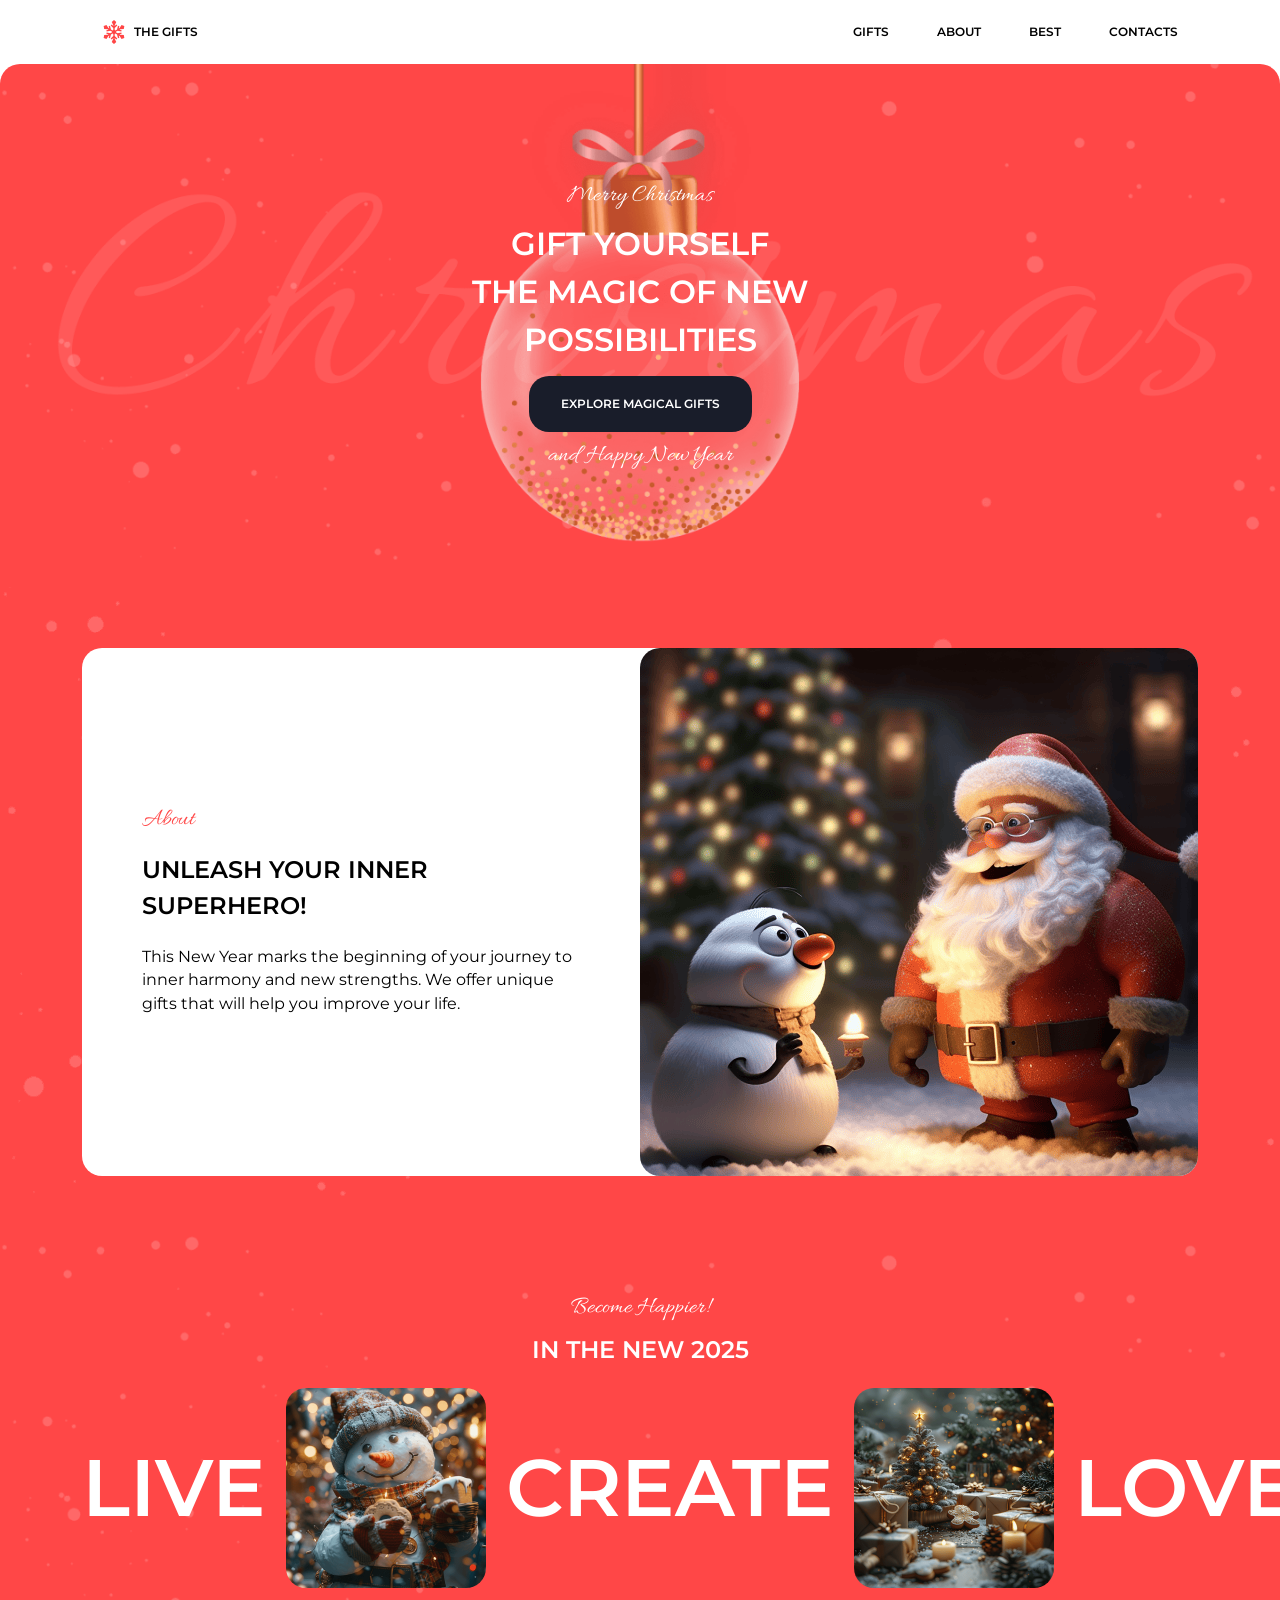
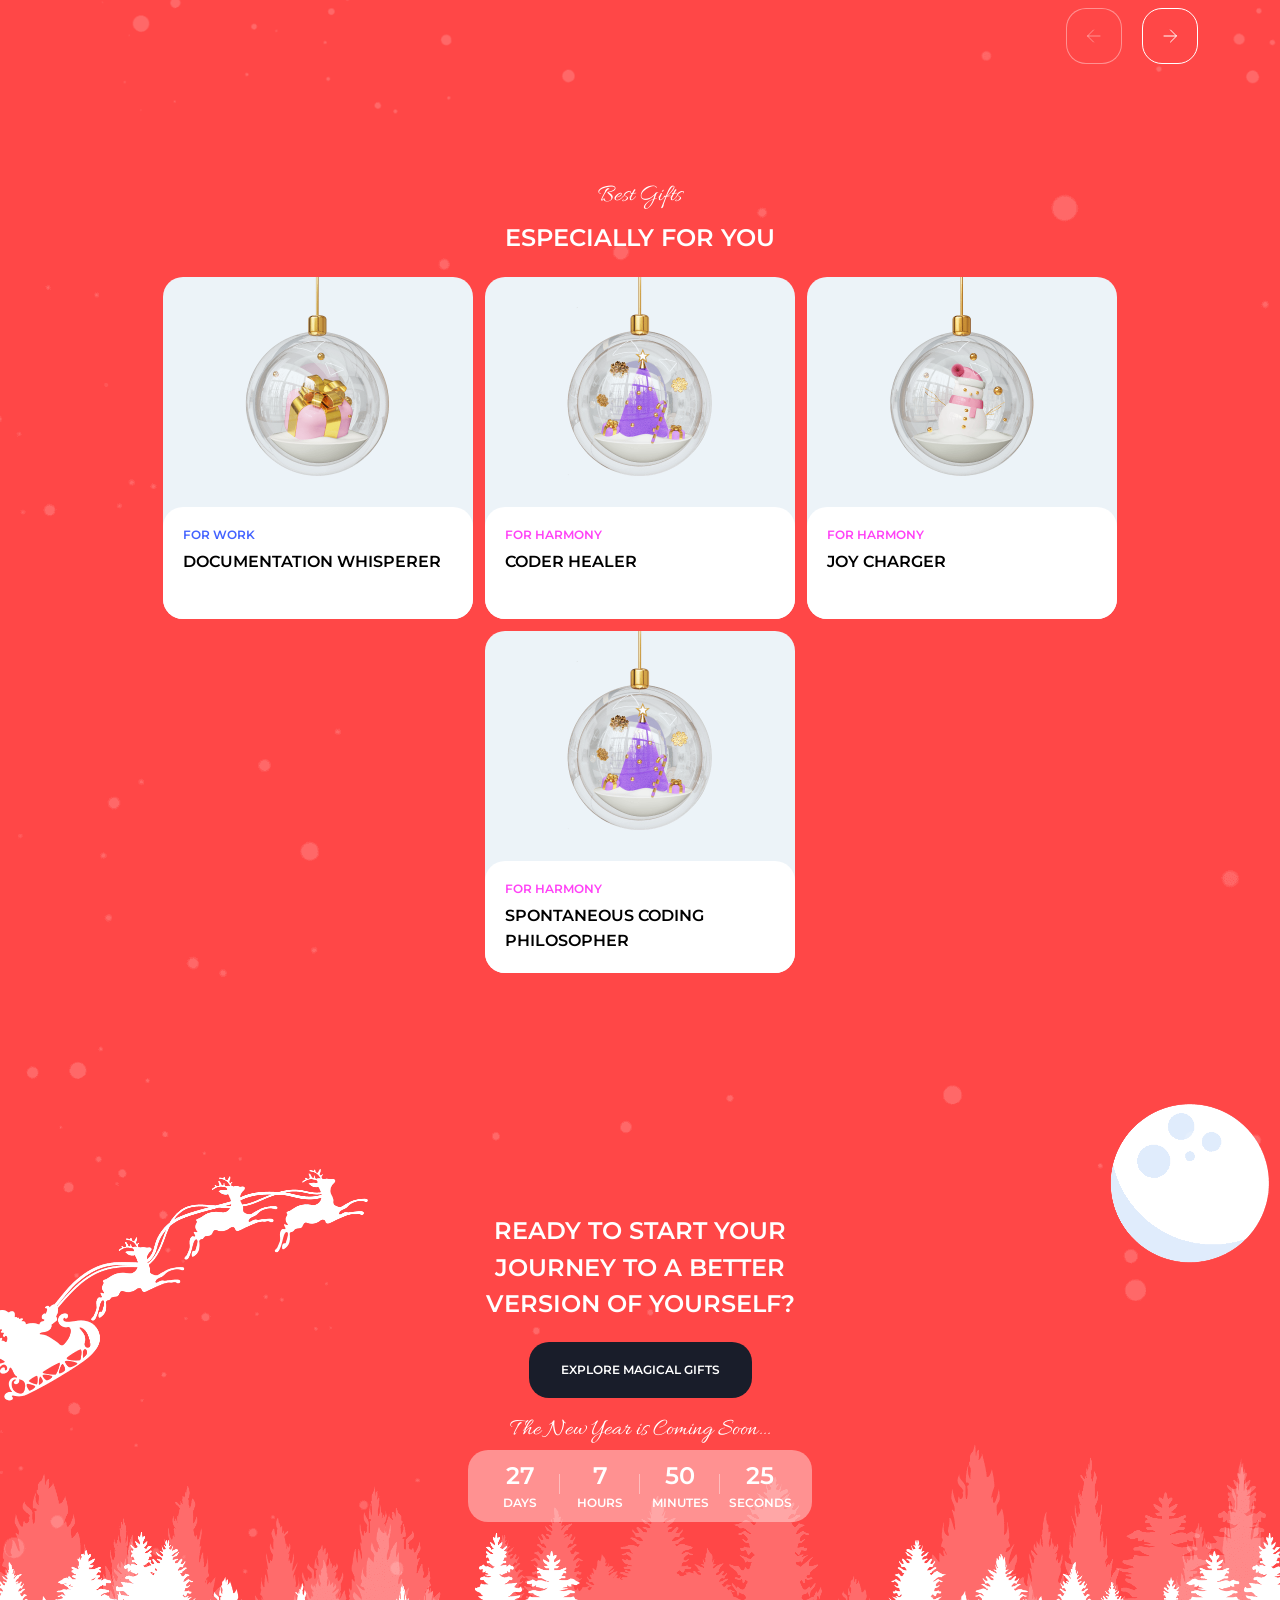
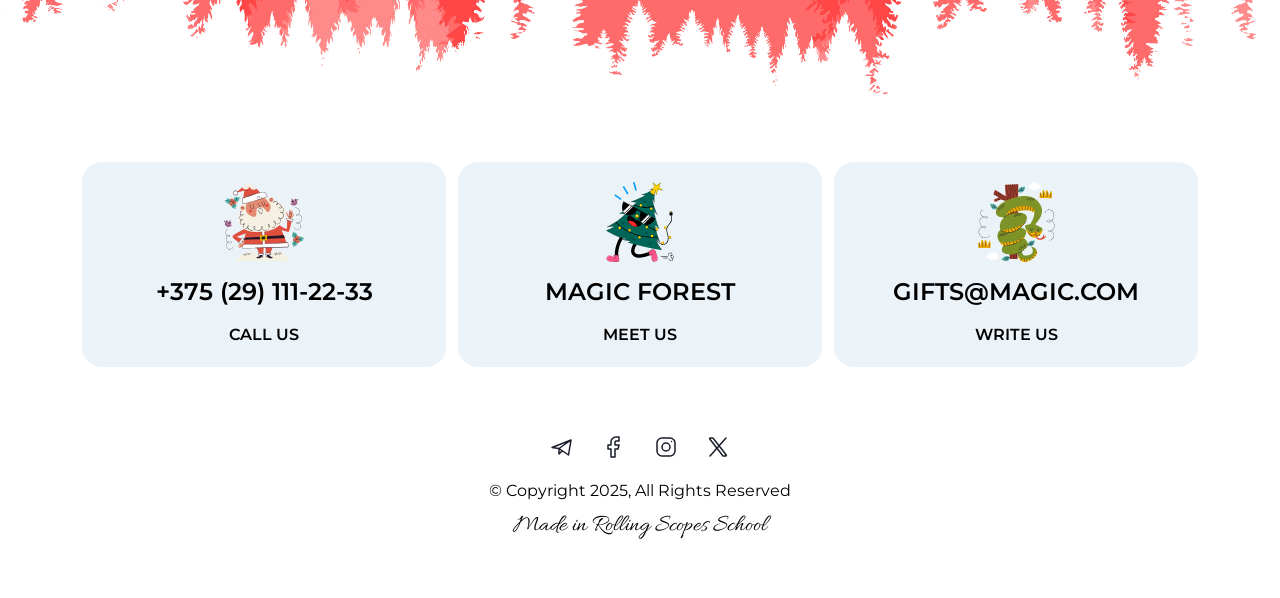
<file: christmas-shop/index.html>
<!DOCTYPE html>
<html lang="en">
  <head>
    <meta charset="UTF-8">
    <meta name="viewport" content="width=device-width, initial-scale=1.0">
    <title>Christmas Shop</title> 
    <link rel="icon" href="./assets/icons/snowflake.svg">
    <link rel="stylesheet" href="./css/main.css">
  </head>
  <body>
    <header class="header">
      <div class="container header__container">
        <div class="logo">
          <a class="logo__link" href="./index.html">
            <img class="logo__img" src="./assets/icons/snowflake.svg" alt="logo">
            <span class="logo__store-name action-small">the gifts</span>
          </a>
        </div>
        <nav class="header__nav nav">
          <ul class="nav__list action-small">
            <li class="nav__elem"><a class="nav__link" href="./gifts.html">gifts</a></li>
            <li class="nav__elem"><a class="nav__link" href="#about">about</a></li>
            <li class="nav__elem"><a class="nav__link" href="#best">best</a></li>
            <li class="nav__elem"><a class="nav__link" href="#contacts">contacts</a></li>  
          </ul>    
        </nav>
        <button class="burger-menu">
          <span class="burger-menu__item"></span>
        </button> 
      </div>
    </header>
    <div class="drawer">
      <nav class="drawer-nav nav">
          <ul class="drawer-nav__list action-large">
            <li class="nav__elem"><a class="nav__link" href="./gifts.html">gifts</a></li>
            <li class="nav__elem"><a class="nav__link" href="#about">about</a></li>
            <li class="nav__elem"><a class="nav__link" href="#best">best</a></li>
            <li class="nav__elem"><a class="nav__link" href="#contacts">contacts</a></li>  
          </ul>    
        </nav>
    </div>
    <main class="main">
      <section class="hero-section">
        <div class="container">
          <div class="hero-section__content">
            <p class="new-year-greeting caption">Merry Christmas</p>
            <h1 class="hero-section__header main-header">Gift yourself<br>the magic of new<br>possibilities</h1>
            <a class="hero-section__button link-button" href="./gifts.html">Explore Magical Gifts</a>
            <p class="new-year-greeting caption">and Happy New Year</p>
          </div>
        </div>    
      </section>
      <section class="about-section" id="about">
        <div class="container">
          <div class="about-section__content">
            <div class="about-section__about">
              <span class="about-section__small-title caption">About</span>
              <h2 class="about-section__title secondary-header">Unleash your inner superhero!</h2>
              <p class="about-section__description paragraph">
                This New Year marks the beginning of your journey to inner harmony and new strengths. 
                We offer unique gifts that will help you improve your life.
              </p>
            </div>
            <div class="about-section__img-container">
              <img class="about-section__img" src="./assets/imgs/santa.png" alt="santa">      
            </div>
          </div>  
        </div>      
      </section> 
      <section class="slider-section">
        <div class="container slider-section__container">
          <h2 class="slider-section__title"><span class="caption">Become Happier!</span><span class="secondary-header">in the new 2025</span></h2>
          <div class="slider-section__slider-container"> 
            <ul class="slider" style="right:0;">
              <li class="slider__slide slider-title">Live</li>
              <li class="slider__slide">
                <img class="slider__img" src="./assets/imgs/slider/snowman.png" alt="snowman">
              </li>
              <li class="slider__slide slider-title">create</li>
              <li class="slider__slide">
                <img class="slider__img" src="./assets/imgs/slider/christmas-trees.png" alt="christmas-trees">
              </li>
              <li class="slider__slide slider-title">Love</li>
              <li class="slider__slide">
                <img class="slider__img" src="./assets/imgs/slider/christmas-tree-ball.png" alt="christmas-tree-ball">
              </li>
              <li class="slider__slide slider-title">dream</li>
              <li class="slider__slide">
                <img class="slider__img" src="./assets/imgs/slider/fairytale-house.png" alt="fairytale-house">
              </li> 
            </ul>
          </div>   
          <div class="slider-buttons">
            <button class="slider-button arrow-right slider-button--inactive">
              <svg class="slider-button__icon" xmlns="http://www.w3.org/2000/svg" width="24" height="24" viewBox="0 0 24 24" fill="none">
                <path d="M6 12H18.5M12.5 18L18.5 12L12.5 6" stroke="currentColor" stroke-linecap="round" stroke-linejoin="round"/>
              </svg> 
            </button>
            <button class="slider-button">
              <svg class="slider-button__icon" xmlns="http://www.w3.org/2000/svg" width="24" height="24" viewBox="0 0 24 24" fill="none">
                <path d="M6 12H18.5M12.5 18L18.5 12L12.5 6" stroke="currentColor" stroke-linecap="round" stroke-linejoin="round"/>
              </svg> 
            </button>
          </div>
        </div>
      </section> 
      <section class="gifts-section" id="best">
        <div class="container gifts-section__container">
         <h2 class="gifts-section__title"><span class="caption">Best Gifts</span><span class="secondary-header">especially for you</span></h2> 
         <ul class="gifts">
          
         </ul>  
        </div>
      </section> 
      <section class="cta-section">
        <div class="container cta-section__container">
          <div class="cta-section__content">
            <h2 class="cta-section__title secondary-header">Ready to start your<br>journey to a better<br>version of yourself?</h2> 
            <a class="cta-section__link link-button" href="./gifts.html">Explore Magical Gifts</a> 
            <figure class="cta-section__timer timer">
              <figcaption class="cta-section__title caption">The New Year is Coming Soon...</figcaption>
              <ul class="timer-unit">
                <li class="timer-unit__elem timer-unit__days">
                  <span class="timer-unit__numbers secondary-header">47</span>
                  <span class="timer-unit__label">days</span>
                </li>
                <li class="timer-unit__elem timer-unit__hours">
                  <span class="timer-unit__numbers secondary-header">5</span>
                  <span class="timer-unit__label">hours</span>
                </li>
                <li class="timer-unit__elem timer-unit__minutes">
                  <span class="timer-unit__numbers secondary-header">34</span>
                  <span class="timer-unit__label">minutes</span>
                </li>
                <li class="timer-unit__elem timer-unit__seconds">
                  <span class="timer-unit__numbers secondary-header">12</span>
                  <span class="timer-unit__label">seconds</span>
                </li>
              </ul>
            </figure>
          </div>     
        </div>
      </section>  
    </main>  
    <footer class="footer" id="contacts">
      <div class="container footer__container">
        <ul class="contacts">
          <li class="contact">
            <a class="contact__link" href="tel:+375291112233">
              <img class="contact__icon" src="./assets/icons/contacts/santa-claus.svg" alt="santa-claus">
              <div class="contact__address address">
                <span class="address__elem">+375 (29) 111-22-33</span>
                <span class="header-3">Call Us</span>
              </div>
            </a>    
          </li>
          <li class="contact">
            <a class="contact__link" href="https://maps.app.goo.gl/vfKEPHuCSLpp8NDL6" target="_blank">
              <img class="contact__icon" src="./assets/icons/contacts/christmas-tree.svg" alt="christmas-tree">
              <div class="contact__address address">
                <span class="address__elem">Magic forest</span>
                <span class="header-3">meet us</span>     
              </div>
            </a>
          </li>
          <li class="contact">
            <a class="contact__link" href="mailto:gifts@magic.com">
              <img class="contact__icon" src="./assets/icons/contacts/snake.svg" alt="snake">
              <div class="contact__address address">
                <span class="address__elem">gifts@magic.com</span>
                <span class="header-3">write us</span>
              </div>
            </a>
          </li>  
        </ul>
        <div class="footer__container2">
          <ul class="socials">
            <li class="social">
              <a class="social__link" href="">
                <svg class="social__img" xmlns="http://www.w3.org/2000/svg" width="24" height="24" viewBox="0 0 24 24" fill="none">
                  <path d="M9 13.5L18.5 20L21 5L2 12.5L9 13.5ZM21 5L9 13.5M9 13.5V19L12.2488 15.7229" stroke="currentColor" stroke-width="1.5" 
                  stroke-linecap="round" stroke-linejoin="round"/>
                </svg>
              </a>
            </li>
            <li class="social">
              <a class="social__link" href="">
                <svg class="social__img" xmlns="http://www.w3.org/2000/svg" width="24" height="24" viewBox="0 0 24 24" fill="none">
                  <path 
                  d="M17 2H14C12.6739 2 11.4021 2.52678 10.4645 3.46447C9.52678 4.40215 9 5.67392 9 7V10H6V14H9V22H13V14H16L17 10H13V7C13 6.73478 13.1054 6.48043 13.2929 6.29289C13.4804 6.10536 13.7348 6 14 6H17V2Z" 
                  stroke="currentColor" stroke-width="1.5" stroke-linecap="round" stroke-linejoin="round"/>
                </svg>  
              </a>
            </li>
            <li class="social">
              <a class="social__link" href=" ">
                <svg class="social__img" xmlns="http://www.w3.org/2000/svg" width="24" height="24" viewBox="0 0 24 24" fill="none">
                  <path d="M12 16C14.2091 16 16 14.2091 16 12C16 9.79086 14.2091 8 12 8C9.79086 8 8 9.79086 8 12C8 14.2091 9.79086 16 12 16Z" stroke="currentColor" stroke-width="1.5" stroke-linecap="round" 
                  stroke-linejoin="round"/>
                  <path d="M3 16V8C3 5.23858 5.23858 3 8 3H16C18.7614 3 21 5.23858 21 8V16C21 18.7614 18.7614 21 16 21H8C5.23858 21 3 18.7614 3 16Z" stroke="currentColor" stroke-width="1.5"/>
                  <path d="M17.5 6.51L17.51 6.49889" stroke="currentColor" stroke-width="1.5" stroke-linecap="round" stroke-linejoin="round"/>
                </svg>
              </a>
            </li>
            <li class="social">
              <a class="social__link" href="">
                <svg class="social__img" xmlns="http://www.w3.org/2000/svg" width="24" height="24" viewBox="0 0 24 24" fill="none">
                  <path 
                  d="M16.8198 20.7684L3.75317 3.96836C3.44664 3.57425 3.72749 3 4.22678 3H6.70655C6.8917 3 7.06649 3.08548 7.18016 3.23164L20.2468 20.0316C20.5534 20.4258 20.2725 21 19.7732 21H17.2935C17.1083 21 16.9335 20.9145 16.8198 20.7684Z" 
                  stroke="currentColor" stroke-width="1.5"/>
                  <path d="M20 3L4 21" stroke="currentColor" stroke-width="1.5" stroke-linecap="round"/>
                </svg>  
              </a>
            </li>
          </ul>
          <p class="footer__copyright paragraph">© Copyright 2025, All Rights Reserved</p>
          <a class="footer__link caption" href="https://rs.school/ru" target="_blank">Made in Rolling Scopes School</a>
        </div> 
      </div> 
    </footer>
    <div class="backdrop"> 
      <div class="modal-gift"> 
        <div class="close">
          <img class="close__img" src="./assets/icons/close.svg" alt="close">
        </div>
        <div class="modal-gift__backround">
          <div class="modal-gift__img-background"> 
            <img class="modal-gift__img" >
          </div>  
          <div class="modal-gift__text">
            <div class="modal-gift__main-text"> 
              <h4 class="gift__category"></h4>
              <h3 class="gift__title header-3"></h3> 
              <p class="gift__description paragraph"></p> 
            </div>
            <div class="superpowers">
              <h4 class="superpowers__title header-4">Adds superpowers to:</h4>
              <div class="superpowers__content">
                <div class="superpowers__elem paragraph">
                  <span class="superpowers__title">Live</span>
                  <div class="">
                    <span class="superpowers__number"></span> 
                    <div class="snowflake-container"></div>
                  </div> 
                </div>
                <div class="superpowers__elem paragraph">
                  <span class="superpowers__title">Create</span>
                  <div>
                    <span class="superpowers__number"></span>
                    <div class="snowflake-container"></div>  
                  </div>  
                </div>
                <div class="superpowers__elem paragraph">
                  <span class="superpowers__title">Love</span>
                  <div>
                    <span class="superpowers__number"></span>
                    <div class="snowflake-container"></div>
                  </div>   
                </div>
                <div class="superpowers__elem paragraph">
                  <span class="superpowers__title">Dream</span>
                  <div>
                    <span class="superpowers__number"></span>
                    <div class="snowflake-container"></div>
                  </div>  
                </div>
              </div>  
            </div>
          </div>  
        </div>
      </div>
    </div>  
    <script type="module" src="./js/main.js"></script>
  </body>
</html>
</file>
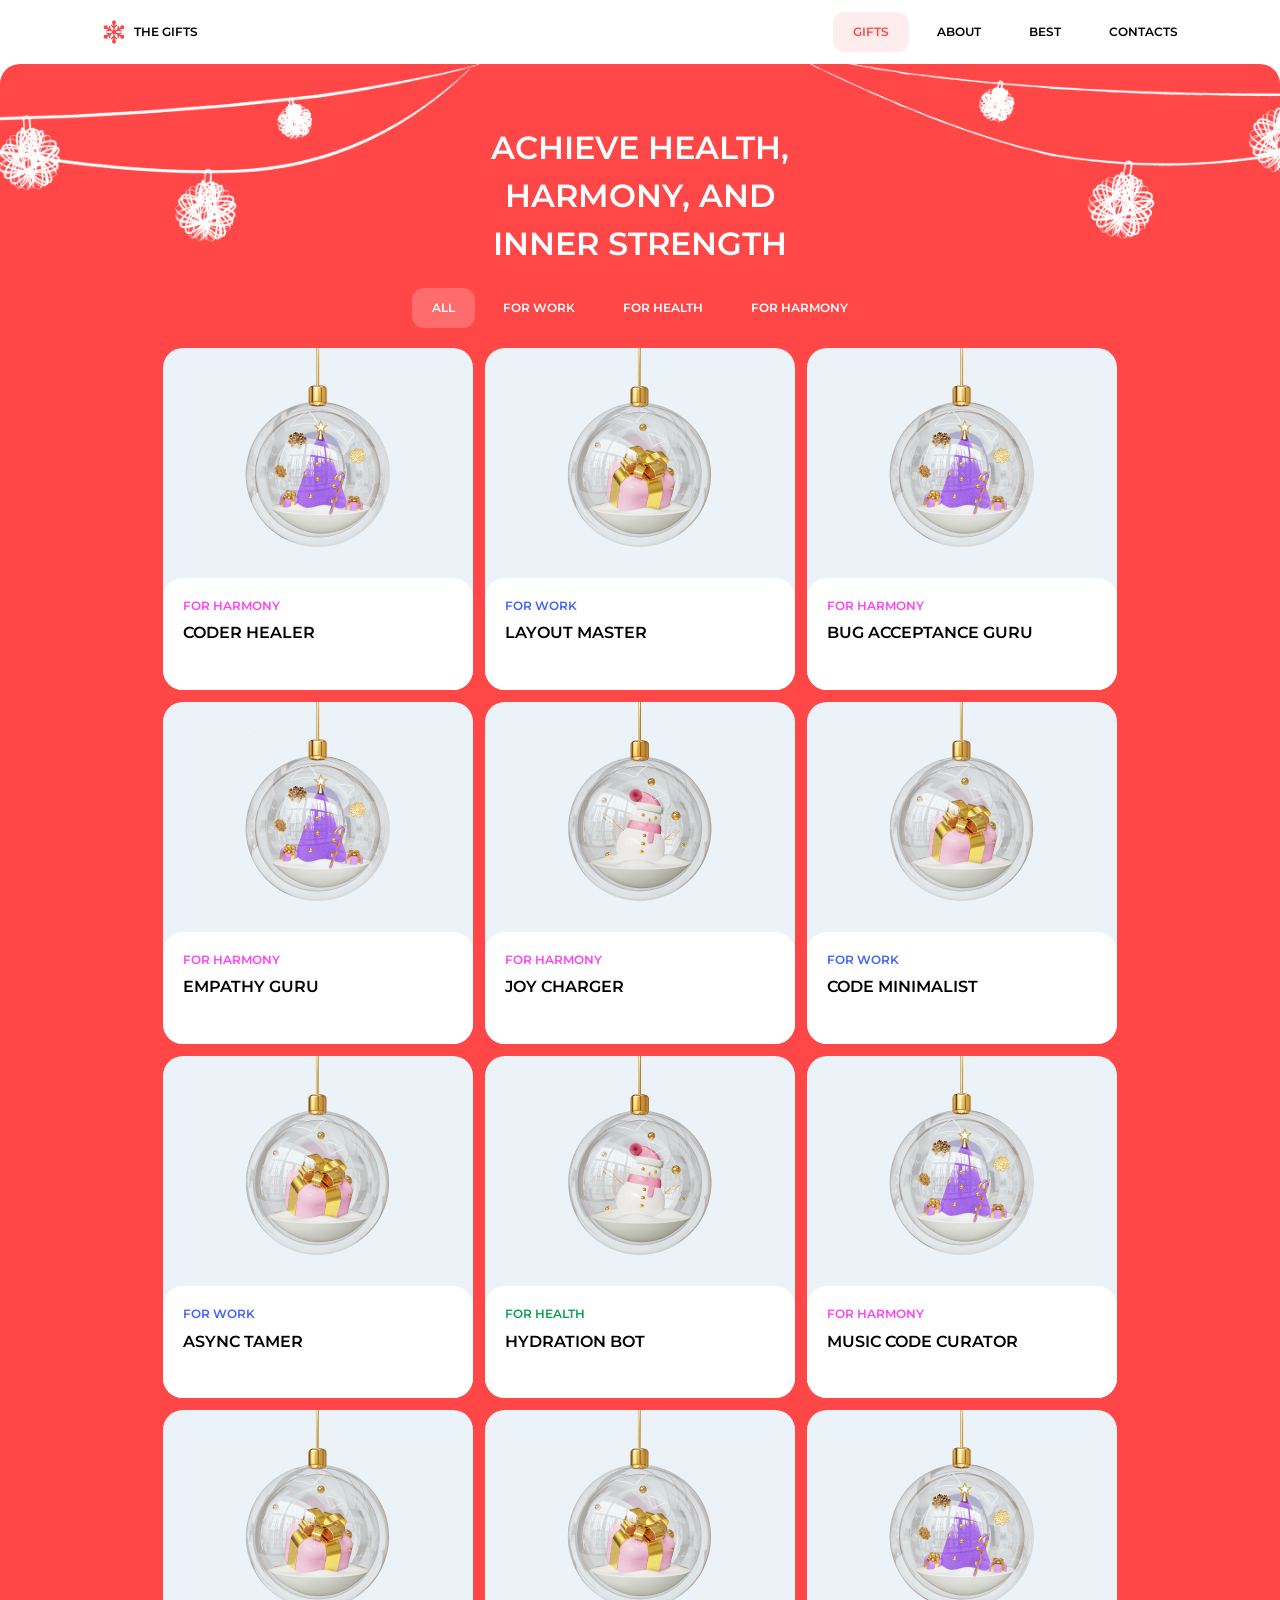
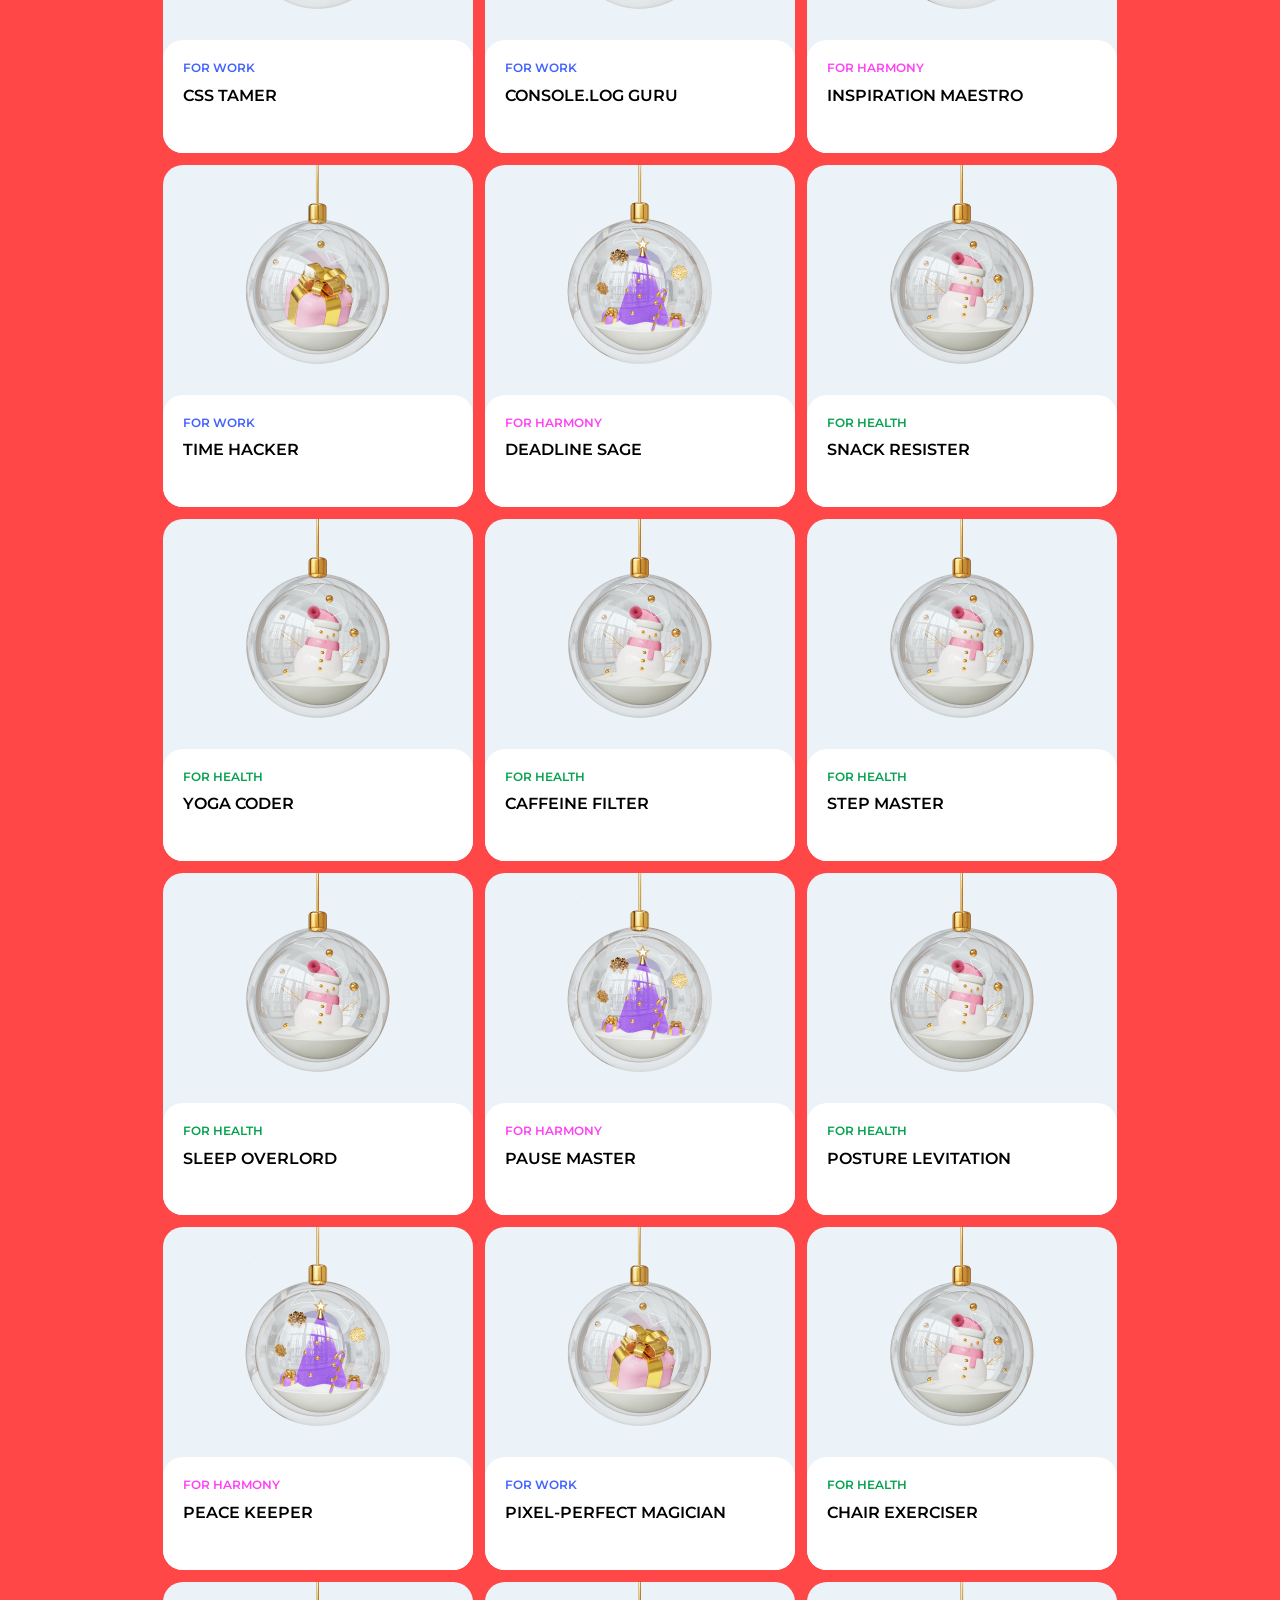
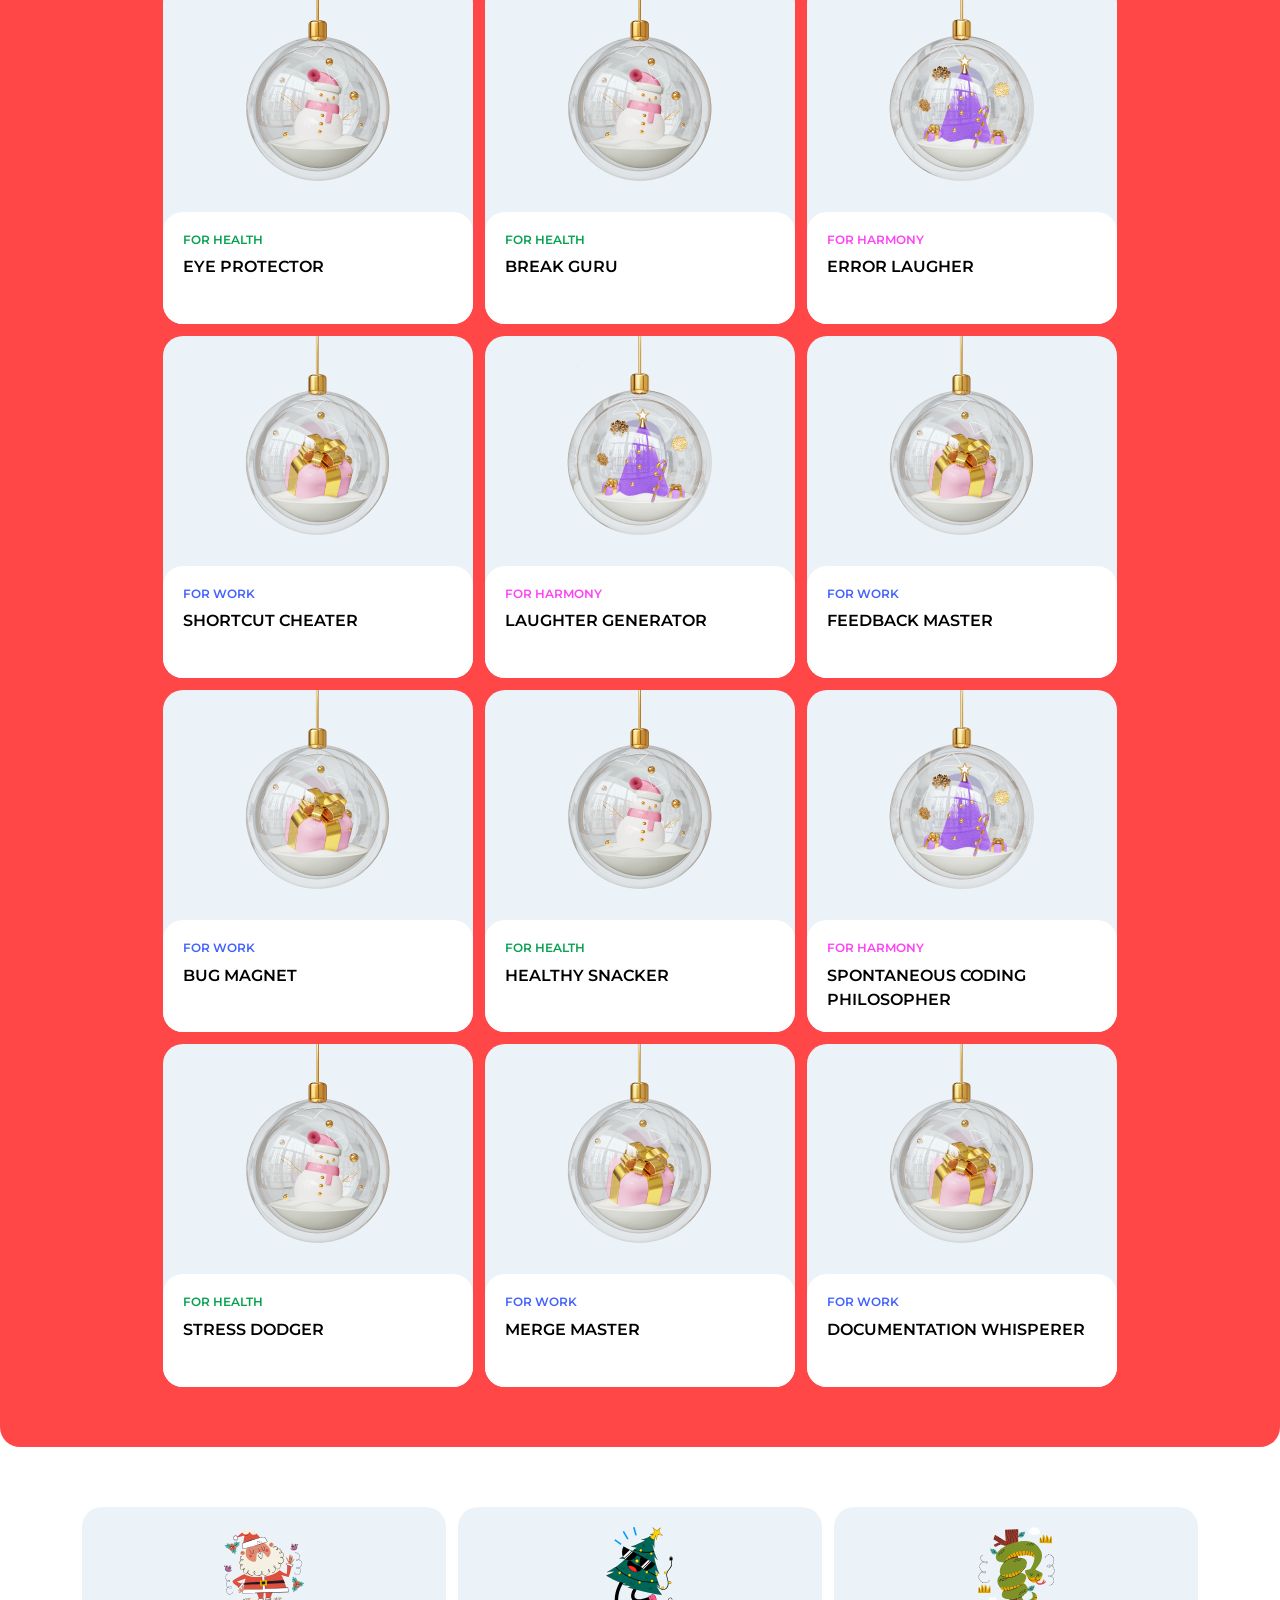
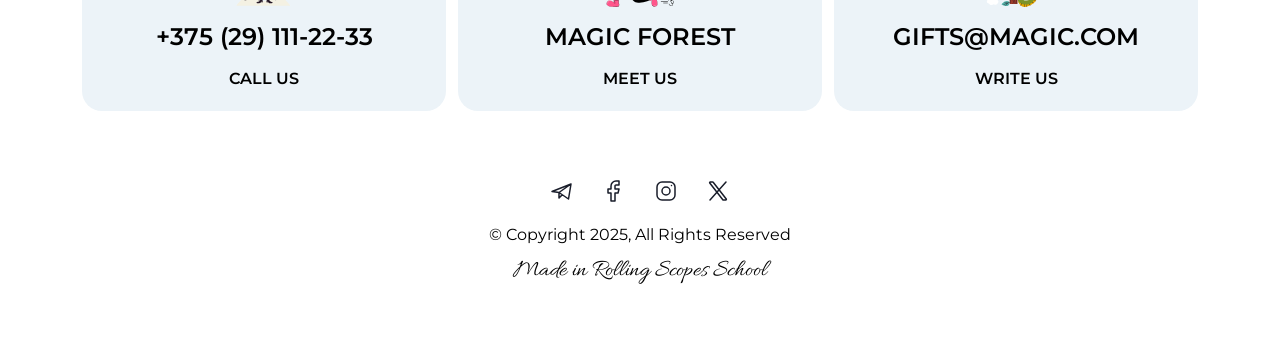
<file: christmas-shop/gifts.html>
<!DOCTYPE html>
<html lang="en">
  <head>
    <meta charset="UTF-8">
    <meta name="viewport" content="width=device-width, initial-scale=1.0">
    <title>Christmas Shop</title>
    <link rel="icon" href="./assets/icons/snowflake.svg">
    <link rel="stylesheet" href="./css/main.css">
  </head>
  <body>
    <a class="scroll-to-top-button" href="#top">
      <img class="scroll-to-top-button__img" src="assets/icons/arrow-up.svg" alt="arrow-up">
    </a>
    <header class="header" id="top">
      <div class="container header__container">
        <div class="logo">
          <a class="logo__link" href="./index.html">
            <img class="logo__img" src="./assets/icons/snowflake.svg" alt="logo">
            <span class="logo__store-name action-small">the gifts</span>
          </a>
        </div>
        <nav class="header__nav nav">
          <ul class="nav__list action-small">
            <li class="nav__elem"><a class="nav__link nav__link--chosen" href="./gifts.html">gifts</a></li>
            <li class="nav__elem"><a class="nav__link" href="./index.html#about">about</a></li>
            <li class="nav__elem"><a class="nav__link" href="./index.html#best">best</a></li>
            <li class="nav__elem"><a class="nav__link" href="#contacts">contacts</a></li>  
          </ul>    
        </nav>
        <button class="burger-menu">
          <span class="burger-menu__item"></span>
        </button> 
      </div>
    </header>
    <div class="drawer">
      <nav class="drawer-nav nav">
          <ul class="drawer-nav__list action-large">
            <li class="nav__elem drawer-nav__elem"><a class="nav__link nav__link--chosen" href="./gifts.html">gifts</a></li>
            <li class="nav__elem"><a class="nav__link" href="./index.html#about">about</a></li>
            <li class="nav__elem"><a class="nav__link" href="./index.html#best">best</a></li>
            <li class="nav__elem"><a class="nav__link" href="#contacts">contacts</a></li>  
          </ul>    
        </nav>
    </div>
    <main class="main">
      <section class="holiday-gifts-section">
        <div class="container holiday-gifts-section__container">
          <h1 class="holiday-gifts-section__title main-header">Achieve health,<br>harmony, and<br>inner strength</h1>
          <ul class="tabs action-small">
            <li class="tab tab--chosen">All</li>
            <li class="tab">for work</li>
            <li class="tab">for health</li>
            <li class="tab">for harmony</li>
          </ul>
          <ul class="holiday-gifts">
            
          </ul> 
        </div>      
      </section>    
    </main>
    <footer class="footer" id="contacts">
      <div class="container footer__container">
        <ul class="contacts">
          <li class="contact">
            <a class="contact__link" href="tel:+375291112233">
              <img class="contact__icon" src="./assets/icons/contacts/santa-claus.svg" alt="santa-claus">
              <div class="contact__address address">
                <span class="address__elem">+375 (29) 111-22-33</span>
                <span class="header-3">Call Us</span>
              </div>
            </a>    
          </li>
          <li class="contact">
            <a class="contact__link" href="https://maps.app.goo.gl/vfKEPHuCSLpp8NDL6" target="_blank">
              <img class="contact__icon" src="./assets/icons/contacts/christmas-tree.svg" alt="christmas-tree">
              <div class="contact__address address">
                <span class="address__elem">Magic forest</span>
                <span class="header-3">meet us</span>     
              </div>
            </a>
          </li>
          <li class="contact">
            <a class="contact__link" href="mailto:gifts@magic.com">
              <img class="contact__icon" src="./assets/icons/contacts/snake.svg" alt="snake">
              <div class="contact__address address">
                <span class="address__elem">gifts@magic.com</span>
                <span class="header-3">write us</span>
              </div>
            </a>
          </li>  
        </ul>
        <div class="footer__container2">
          <ul class="socials">
            <li class="social">
              <a class="social__link" href="">
                <svg class="social__img" xmlns="http://www.w3.org/2000/svg" width="24" height="24" viewBox="0 0 24 24" fill="none">
                  <path d="M9 13.5L18.5 20L21 5L2 12.5L9 13.5ZM21 5L9 13.5M9 13.5V19L12.2488 15.7229" stroke="currentColor" stroke-width="1.5" 
                  stroke-linecap="round" stroke-linejoin="round"/>
                </svg>
              </a>
            </li>
            <li class="social">
              <a class="social__link" href="">
                <svg class="social__img" xmlns="http://www.w3.org/2000/svg" width="24" height="24" viewBox="0 0 24 24" fill="none">
                  <path 
                  d="M17 2H14C12.6739 2 11.4021 2.52678 10.4645 3.46447C9.52678 4.40215 9 5.67392 9 7V10H6V14H9V22H13V14H16L17 10H13V7C13 6.73478 13.1054 6.48043 13.2929 6.29289C13.4804 6.10536 13.7348 6 14 6H17V2Z" 
                  stroke="currentColor" stroke-width="1.5" stroke-linecap="round" stroke-linejoin="round"/>
                </svg>  
              </a>
            </li>
            <li class="social">
              <a class="social__link" href=" ">
                <svg class="social__img" xmlns="http://www.w3.org/2000/svg" width="24" height="24" viewBox="0 0 24 24" fill="none">
                  <path d="M12 16C14.2091 16 16 14.2091 16 12C16 9.79086 14.2091 8 12 8C9.79086 8 8 9.79086 8 12C8 14.2091 9.79086 16 12 16Z" stroke="currentColor" stroke-width="1.5" stroke-linecap="round" 
                  stroke-linejoin="round"/>
                  <path d="M3 16V8C3 5.23858 5.23858 3 8 3H16C18.7614 3 21 5.23858 21 8V16C21 18.7614 18.7614 21 16 21H8C5.23858 21 3 18.7614 3 16Z" stroke="currentColor" stroke-width="1.5"/>
                  <path d="M17.5 6.51L17.51 6.49889" stroke="currentColor" stroke-width="1.5" stroke-linecap="round" stroke-linejoin="round"/>
                </svg>
              </a>
            </li>
            <li class="social">
              <a class="social__link" href="">
                <svg class="social__img" xmlns="http://www.w3.org/2000/svg" width="24" height="24" viewBox="0 0 24 24" fill="none">
                  <path 
                  d="M16.8198 20.7684L3.75317 3.96836C3.44664 3.57425 3.72749 3 4.22678 3H6.70655C6.8917 3 7.06649 3.08548 7.18016 3.23164L20.2468 20.0316C20.5534 20.4258 20.2725 21 19.7732 21H17.2935C17.1083 21 16.9335 20.9145 16.8198 20.7684Z" 
                  stroke="currentColor" stroke-width="1.5"/>
                  <path d="M20 3L4 21" stroke="currentColor" stroke-width="1.5" stroke-linecap="round"/>
                </svg>  
              </a>
            </li>
          </ul>
          <p class="footer__copyright paragraph">© Copyright 2025, All Rights Reserved</p>
          <a class="footer__link caption" href="https://rs.school/ru" target="_blank">Made in Rolling Scopes School</a>
        </div> 
      </div> 
    </footer>
    <div class="backdrop"> 
      <div class="modal-gift"> 
        <div class="close">
          <img class="close__img" src="./assets/icons/close.svg" alt="close">
        </div>
        <div class="modal-gift__backround">
          <div class="modal-gift__img-background"> 
            <img class="modal-gift__img" >
          </div>  
          <div class="modal-gift__text">
            <div class="modal-gift__main-text"> 
              <h4 class="gift__category"></h4>
              <h3 class="gift__title header-3"></h3> 
              <p class="gift__description paragraph"></p> 
            </div>
            <div class="superpowers">
              <h4 class="superpowers__title header-4">Adds superpowers to:</h4>
              <div class="superpowers__content">
                <div class="superpowers__elem paragraph">
                  <span class="superpowers__title">Live</span>
                  <div class="">
                    <span class="superpowers__number"></span> 
                    <div class="snowflake-container"></div>
                  </div> 
                </div>
                <div class="superpowers__elem paragraph">
                  <span class="superpowers__title">Create</span>
                  <div>
                    <span class="superpowers__number"></span>
                    <div class="snowflake-container"></div>  
                  </div>  
                </div>
                <div class="superpowers__elem paragraph">
                  <span class="superpowers__title">Love</span>
                  <div>
                    <span class="superpowers__number"></span>
                    <div class="snowflake-container"></div>
                  </div>   
                </div>
                <div class="superpowers__elem paragraph">
                  <span class="superpowers__title">Dream</span>
                  <div>
                    <span class="superpowers__number"></span>
                    <div class="snowflake-container"></div>
                  </div>  
                </div>
              </div>  
            </div>
          </div>  
        </div>
      </div>
    </div> 
    <script type="module" src="./js/main.js"></script>
  </body>
</html>
</file>
<file: christmas-shop/css/main.css>
@import './base/reset.css';
@import './base/typography.css';
@import './abstracts/variables.css';
@import './components/buttons.css';
@import './components/carousel.css'; 
@import './components/drawer.css';
@import './components/gift-card.css';
@import './components/modal.css';
@import './components/timer.css';
@import './layout/header.css';
@import './layout/footer.css'; 
@import './pages/home.css';
@import './pages/gifts.css';


html {
  scroll-behavior: smooth;
}

.no-scroll {
  overflow-y: hidden;
}
</file>
